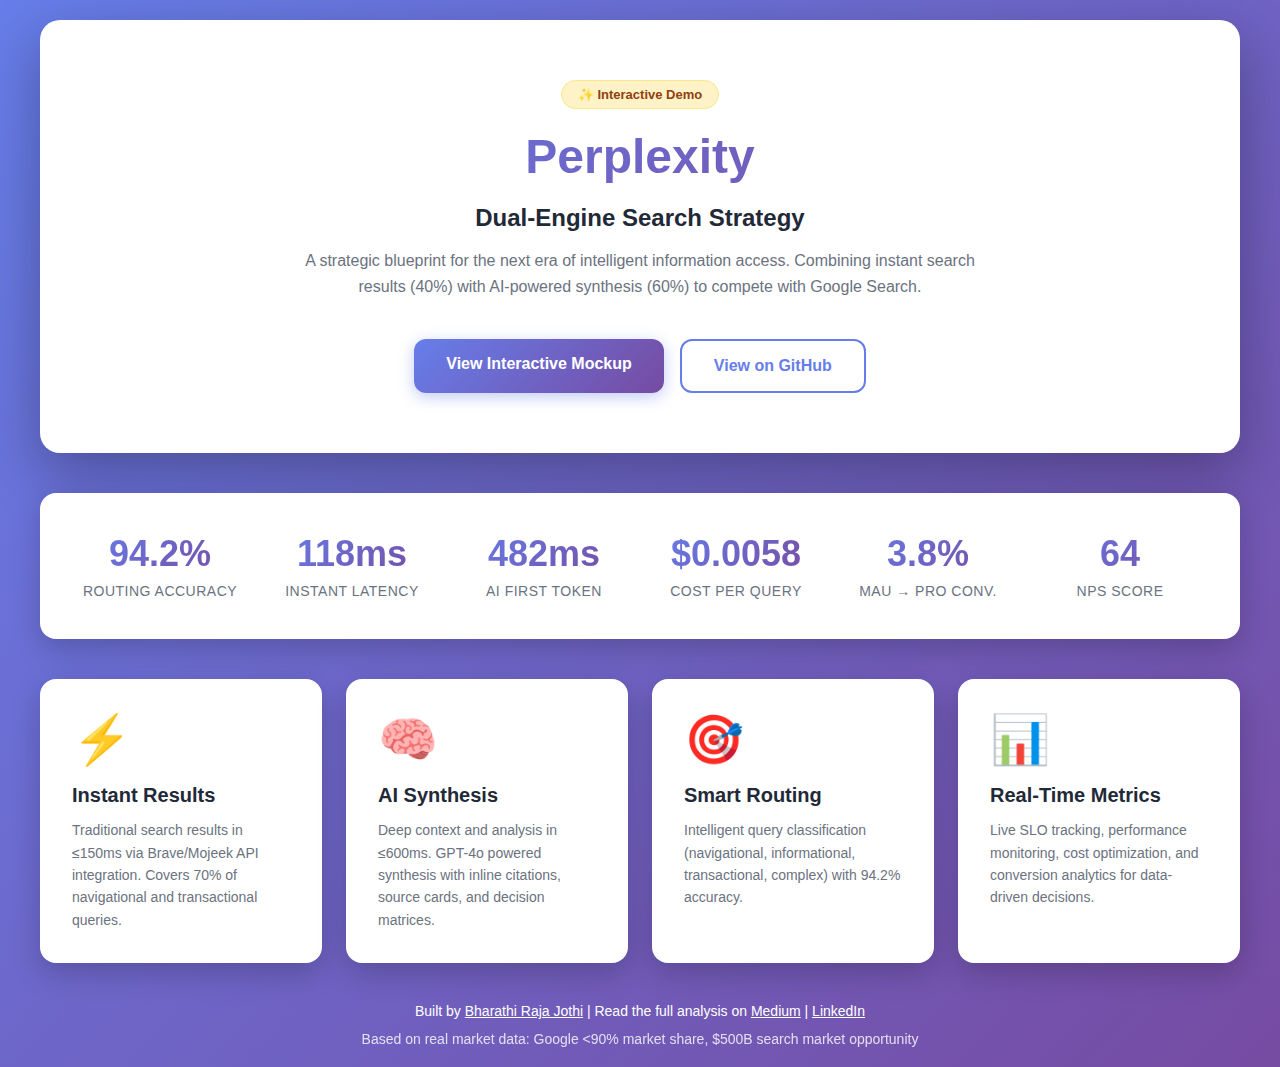
<file: index.html>
<!DOCTYPE html>
<html lang="en">
<head>
    <meta charset="UTF-8">
    <meta name="viewport" content="width=device-width, initial-scale=1.0">
    <title>Perplexity Dual-Engine Strategy - Interactive Demo</title>
    <meta name="description" content="Interactive demonstration of the dual-engine search architecture proposed for Perplexity AI to compete with Google Search">
    <meta property="og:title" content="Perplexity Dual-Engine Strategy">
    <meta property="og:description" content="A strategic blueprint for the next era of intelligent information access">
    <meta property="og:type" content="website">
    <style>
        * {
            margin: 0;
            padding: 0;
            box-sizing: border-box;
        }

        body {
            font-family: -apple-system, BlinkMacSystemFont, 'Segoe UI', Roboto, 'Inter', sans-serif;
            background: linear-gradient(135deg, #667eea 0%, #764ba2 100%);
            min-height: 100vh;
            display: flex;
            align-items: center;
            justify-content: center;
            padding: 20px;
        }

        .container {
            max-width: 1200px;
            width: 100%;
        }

        .hero-section {
            background: white;
            border-radius: 20px;
            padding: 60px 40px;
            text-align: center;
            box-shadow: 0 20px 60px rgba(0,0,0,0.3);
            margin-bottom: 40px;
            animation: fadeIn 0.8s ease-out;
        }

        @keyframes fadeIn {
            from { opacity: 0; transform: translateY(20px); }
            to { opacity: 1; transform: translateY(0); }
        }

        .logo {
            font-size: 48px;
            font-weight: 800;
            background: linear-gradient(135deg, #667EEA 0%, #764BA2 100%);
            -webkit-background-clip: text;
            -webkit-text-fill-color: transparent;
            background-clip: text;
            margin-bottom: 20px;
        }

        .tagline {
            font-size: 24px;
            color: #1F2937;
            font-weight: 600;
            margin-bottom: 16px;
        }

        .description {
            font-size: 16px;
            color: #6B7280;
            max-width: 700px;
            margin: 0 auto 40px;
            line-height: 1.6;
        }

        .cta-buttons {
            display: flex;
            gap: 16px;
            justify-content: center;
            flex-wrap: wrap;
        }

        .btn {
            padding: 16px 32px;
            border-radius: 12px;
            font-size: 16px;
            font-weight: 600;
            border: none;
            cursor: pointer;
            transition: all 0.3s ease;
            text-decoration: none;
            display: inline-block;
        }

        .btn-primary {
            background: linear-gradient(135deg, #667EEA 0%, #764BA2 100%);
            color: white;
            box-shadow: 0 4px 15px rgba(102, 126, 234, 0.4);
        }

        .btn-primary:hover {
            transform: translateY(-2px);
            box-shadow: 0 6px 20px rgba(102, 126, 234, 0.6);
        }

        .btn-secondary {
            background: white;
            color: #667EEA;
            border: 2px solid #667EEA;
        }

        .btn-secondary:hover {
            background: #F3F4F6;
            transform: translateY(-2px);
        }

        .features-grid {
            display: grid;
            grid-template-columns: repeat(auto-fit, minmax(280px, 1fr));
            gap: 24px;
            margin-bottom: 40px;
        }

        .feature-card {
            background: white;
            border-radius: 16px;
            padding: 32px;
            box-shadow: 0 10px 30px rgba(0,0,0,0.2);
            transition: all 0.3s ease;
            animation: fadeIn 0.8s ease-out;
        }

        .feature-card:nth-child(2) { animation-delay: 0.1s; }
        .feature-card:nth-child(3) { animation-delay: 0.2s; }
        .feature-card:nth-child(4) { animation-delay: 0.3s; }

        .feature-card:hover {
            transform: translateY(-8px);
            box-shadow: 0 15px 40px rgba(0,0,0,0.3);
        }

        .feature-icon {
            font-size: 48px;
            margin-bottom: 16px;
        }

        .feature-title {
            font-size: 20px;
            font-weight: 700;
            color: #1F2937;
            margin-bottom: 12px;
        }

        .feature-description {
            font-size: 14px;
            color: #6B7280;
            line-height: 1.6;
        }

        .stats-section {
            background: white;
            border-radius: 16px;
            padding: 40px;
            margin-bottom: 40px;
            box-shadow: 0 10px 30px rgba(0,0,0,0.2);
            animation: fadeIn 0.8s ease-out 0.4s backwards;
        }

        .stats-grid {
            display: grid;
            grid-template-columns: repeat(auto-fit, minmax(150px, 1fr));
            gap: 32px;
            text-align: center;
        }

        .stat-value {
            font-size: 36px;
            font-weight: 800;
            background: linear-gradient(135deg, #667EEA 0%, #764BA2 100%);
            -webkit-background-clip: text;
            -webkit-text-fill-color: transparent;
            background-clip: text;
            margin-bottom: 8px;
        }

        .stat-label {
            font-size: 14px;
            color: #6B7280;
            text-transform: uppercase;
            letter-spacing: 0.5px;
        }

        .footer {
            text-align: center;
            color: white;
            font-size: 14px;
            animation: fadeIn 0.8s ease-out 0.6s backwards;
        }

        .footer a {
            color: white;
            text-decoration: underline;
        }

        @media (max-width: 768px) {
            .hero-section {
                padding: 40px 24px;
            }

            .logo {
                font-size: 36px;
            }

            .tagline {
                font-size: 20px;
            }

            .description {
                font-size: 14px;
            }

            .cta-buttons {
                flex-direction: column;
            }

            .btn {
                width: 100%;
            }
        }

        .pulse {
            animation: pulse 2s ease-in-out infinite;
        }

        @keyframes pulse {
            0%, 100% { transform: scale(1); }
            50% { transform: scale(1.05); }
        }

        .demo-badge {
            display: inline-block;
            background: #FEF3C7;
            color: #92400E;
            padding: 6px 16px;
            border-radius: 20px;
            font-size: 13px;
            font-weight: 600;
            margin-bottom: 20px;
            border: 1px solid #FDE68A;
        }
    </style>
</head>
<body>
    <div class="container">
        <!-- Hero Section -->
        <div class="hero-section">
            <div class="demo-badge">✨ Interactive Demo</div>
            <div class="logo">Perplexity</div>
            <h1 class="tagline">Dual-Engine Search Strategy</h1>
            <p class="description">
                A strategic blueprint for the next era of intelligent information access. Combining instant search results (40%) with AI-powered synthesis (60%) to compete with Google Search.
            </p>
            <div class="cta-buttons">
                <a href="mockup_interactive.html" class="btn btn-primary pulse">View Interactive Mockup</a>
                <a href="https://github.com/bharathirajaj/perplexity_dual_engine_mockup" class="btn btn-secondary" target="_blank">View on GitHub</a>
            </div>
        </div>

        <!-- Stats Section -->
        <div class="stats-section">
            <div class="stats-grid">
                <div class="stat-item">
                    <div class="stat-value">94.2%</div>
                    <div class="stat-label">Routing Accuracy</div>
                </div>
                <div class="stat-item">
                    <div class="stat-value">118ms</div>
                    <div class="stat-label">Instant Latency</div>
                </div>
                <div class="stat-item">
                    <div class="stat-value">482ms</div>
                    <div class="stat-label">AI First Token</div>
                </div>
                <div class="stat-item">
                    <div class="stat-value">$0.0058</div>
                    <div class="stat-label">Cost per Query</div>
                </div>
                <div class="stat-item">
                    <div class="stat-value">3.8%</div>
                    <div class="stat-label">MAU → Pro Conv.</div>
                </div>
                <div class="stat-item">
                    <div class="stat-value">64</div>
                    <div class="stat-label">NPS Score</div>
                </div>
            </div>
        </div>

        <!-- Features Grid -->
        <div class="features-grid">
            <div class="feature-card">
                <div class="feature-icon">⚡</div>
                <div class="feature-title">Instant Results</div>
                <div class="feature-description">
                    Traditional search results in ≤150ms via Brave/Mojeek API integration. Covers 70% of navigational and transactional queries.
                </div>
            </div>

            <div class="feature-card">
                <div class="feature-icon">🧠</div>
                <div class="feature-title">AI Synthesis</div>
                <div class="feature-description">
                    Deep context and analysis in ≤600ms. GPT-4o powered synthesis with inline citations, source cards, and decision matrices.
                </div>
            </div>

            <div class="feature-card">
                <div class="feature-icon">🎯</div>
                <div class="feature-title">Smart Routing</div>
                <div class="feature-description">
                    Intelligent query classification (navigational, informational, transactional, complex) with 94.2% accuracy.
                </div>
            </div>

            <div class="feature-card">
                <div class="feature-icon">📊</div>
                <div class="feature-title">Real-Time Metrics</div>
                <div class="feature-description">
                    Live SLO tracking, performance monitoring, cost optimization, and conversion analytics for data-driven decisions.
                </div>
            </div>
        </div>

        <!-- Footer -->
        <div class="footer">
            <p>
                Built by <a href="https://github.com/bharathirajaj" target="_blank">Bharathi Raja Jothi</a> |
                Read the full analysis on
                <a href="https://medium.com/@bharathirajaj" target="_blank">Medium</a> |
                <a href="https://linkedin.com/in/bharathirajaj" target="_blank">LinkedIn</a>
            </p>
            <p style="margin-top: 12px; opacity: 0.8;">
                Based on real market data: Google &lt;90% market share, $500B search market opportunity
            </p>
        </div>
    </div>

    <script>
        // Add smooth scroll behavior
        document.querySelectorAll('a[href^="#"]').forEach(anchor => {
            anchor.addEventListener('click', function (e) {
                e.preventDefault();
                const target = document.querySelector(this.getAttribute('href'));
                if (target) {
                    target.scrollIntoView({ behavior: 'smooth' });
                }
            });
        });

        // Track clicks for analytics (can integrate with Google Analytics)
        document.querySelectorAll('.btn').forEach(button => {
            button.addEventListener('click', function() {
                const action = this.textContent.trim();
                console.log('CTA Click:', action);
                // Add your analytics tracking here
            });
        });

        // Add entrance animations on scroll
        const observer = new IntersectionObserver((entries) => {
            entries.forEach(entry => {
                if (entry.isIntersecting) {
                    entry.target.style.opacity = '1';
                    entry.target.style.transform = 'translateY(0)';
                }
            });
        }, { threshold: 0.1 });

        document.querySelectorAll('.feature-card').forEach(card => {
            observer.observe(card);
        });
    </script>
</body>
</html>
</file>
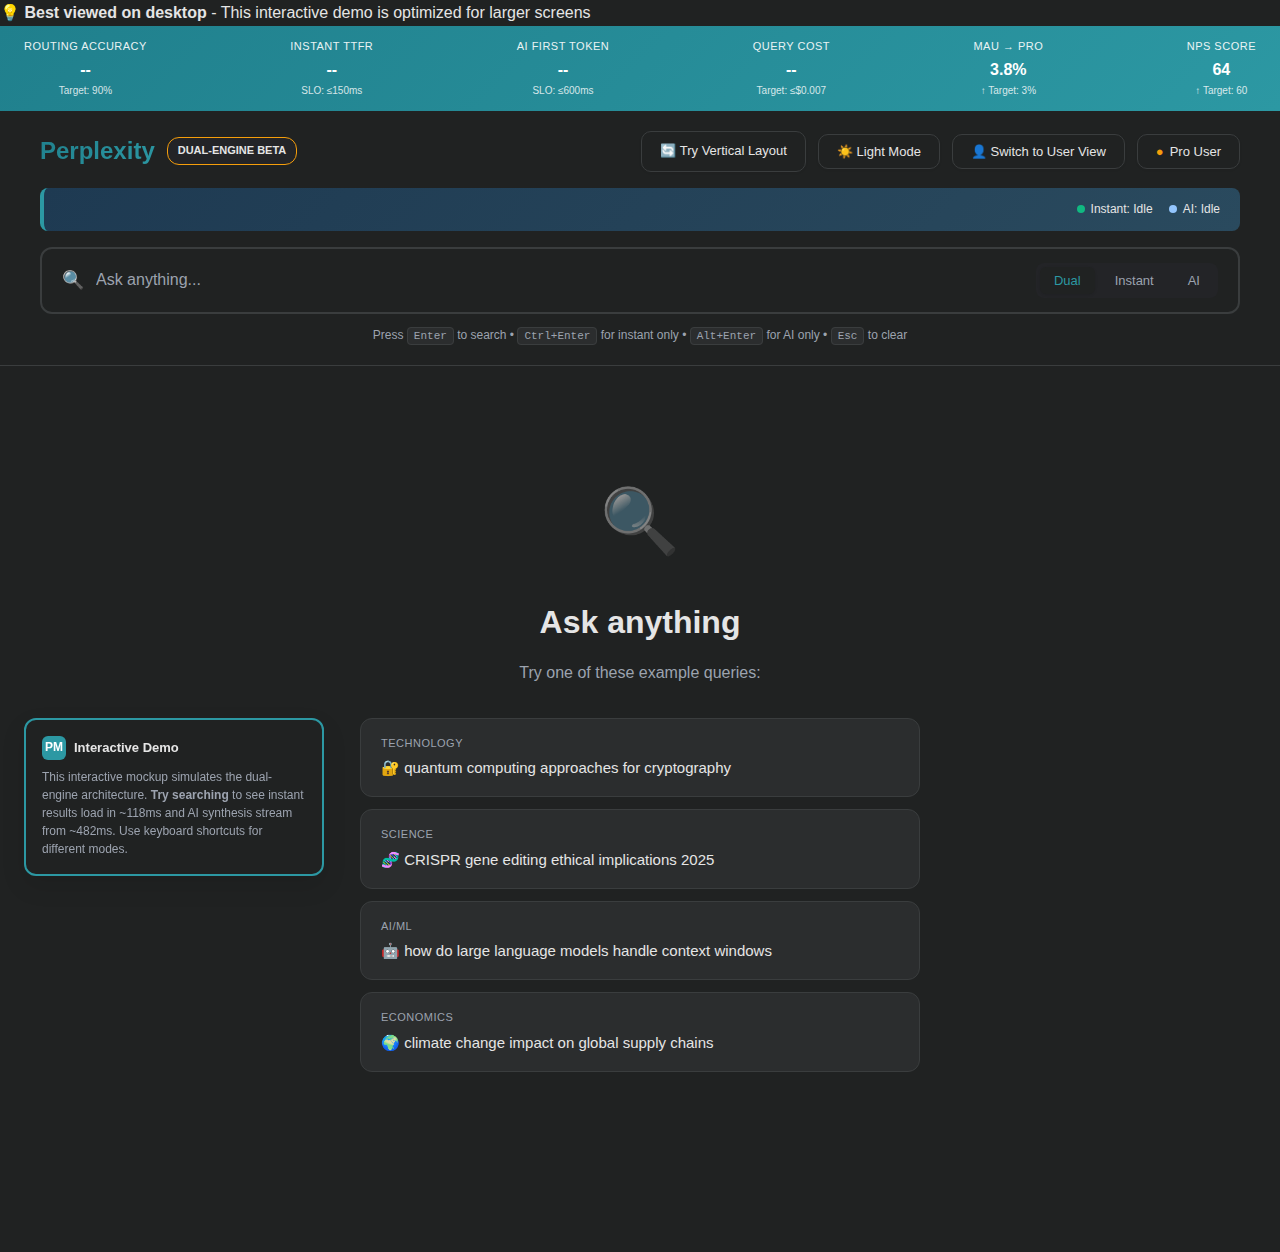
<file: mockup_interactive.html>
<!DOCTYPE html>
<html lang="en">
<head>
    <meta charset="UTF-8">
    <meta name="viewport" content="width=device-width, initial-scale=1.0">
    <title>Perplexity Dual-Engine - Interactive Demo</title>
    <link rel="stylesheet" href="interactive-styles.css">
    <script>
        // Prevent flash of light mode - apply dark mode immediately before body renders
        const theme = localStorage.getItem('theme') || 'dark';
        if (theme === 'dark') {
            document.addEventListener('DOMContentLoaded', function() {
                document.body.classList.add('dark-mode');
            });
        }
    </script>
</head>
<body class="pm-view-active dark-mode">
    <!-- Mobile Notice Banner (only visible on small screens) -->
    <div class="mobile-notice">
        💡 <strong>Best viewed on desktop</strong> - This interactive demo is optimized for larger screens
    </div>

    <!-- Metrics Dashboard -->
    <div class="metrics-bar" id="metricsBar">
        <div class="metric-item">
            <div class="metric-label">Routing Accuracy</div>
            <div class="metric-value" id="metricRouting">--</div>
            <div class="metric-trend">Target: 90%</div>
        </div>
        <div class="metric-item">
            <div class="metric-label">Instant TTFR</div>
            <div class="metric-value" id="metricInstant">--</div>
            <div class="metric-trend">SLO: ≤150ms</div>
        </div>
        <div class="metric-item">
            <div class="metric-label">AI First Token</div>
            <div class="metric-value" id="metricAI">--</div>
            <div class="metric-trend">SLO: ≤600ms</div>
        </div>
        <div class="metric-item">
            <div class="metric-label">Query Cost</div>
            <div class="metric-value" id="metricCost">--</div>
            <div class="metric-trend">Target: ≤$0.007</div>
        </div>
        <div class="metric-item">
            <div class="metric-label">MAU → Pro</div>
            <div class="metric-value">3.8%</div>
            <div class="metric-trend">↑ Target: 3%</div>
        </div>
        <div class="metric-item">
            <div class="metric-label">NPS Score</div>
            <div class="metric-value">64</div>
            <div class="metric-trend">↑ Target: 60</div>
        </div>
    </div>

    <!-- Header -->
    <div class="header">
        <div class="search-container">
            <div class="top-bar">
                <div class="logo-section">
                    <div class="logo">Perplexity</div>
                    <div class="beta-badge">DUAL-ENGINE BETA</div>
                </div>
                <div class="user-controls">
                    <a href="mockup_vertical.html" class="control-btn">🔄 Try Vertical Layout</a>
                    <button class="control-btn" id="themeToggle">🌙 Dark Mode</button>
                    <button class="control-btn" id="pmViewToggle">👤 Switch to User View</button>
                    <button class="control-btn" id="userToggle"><span style="color: #F59E0B;">●</span> Pro User</button>
                </div>
            </div>

            <!-- Strategy Banner (PM View Only) -->
            <div class="strategy-banner" id="strategyBanner">
                <div class="strategy-text" id="strategyText"></div>
                <div class="routing-indicator">
                    <div class="route-status">
                        <div class="status-dot"></div>
                        <span id="instantStatus">Instant: Idle</span>
                    </div>
                    <div class="route-status">
                        <div class="status-dot status-dot-ai"></div>
                        <span id="aiStatus">AI: Idle</span>
                    </div>
                </div>
            </div>

            <!-- Search Box -->
            <div class="search-box-wrapper">
                <div class="search-box" id="searchBox">
                    <span class="search-icon">🔍</span>
                    <input
                        type="text"
                        class="search-input"
                        id="searchInput"
                        placeholder="Ask anything..."
                        autocomplete="off"
                    >
                    <div class="mode-selector">
                        <button class="mode-btn active" data-mode="dual">Dual</button>
                        <button class="mode-btn" data-mode="instant">Instant</button>
                        <button class="mode-btn" data-mode="ai">AI</button>
                    </div>
                </div>

                <!-- Search Suggestions Dropdown -->
                <div class="search-suggestions" id="searchSuggestions"></div>

                <!-- Keyboard Hints -->
                <div class="search-hint">
                    Press <kbd>Enter</kbd> to search •
                    <kbd>Ctrl+Enter</kbd> for instant only •
                    <kbd>Alt+Enter</kbd> for AI only •
                    <kbd>Esc</kbd> to clear
                </div>
            </div>
        </div>
    </div>

    <!-- Main Container -->
    <div class="main-container" id="mainContainer">
        <!-- Empty State (shown initially) -->
        <div class="empty-state" id="emptyState">
            <div class="empty-state-icon">🔍</div>
            <h2 class="empty-state-title">Ask anything</h2>
            <p class="empty-state-text">Try one of these example queries:</p>
            <div class="example-queries" id="exampleQueries"></div>
        </div>

        <!-- Results Container (hidden initially) -->
        <div class="results-container" id="resultsContainer" style="display: none;">
            <!-- Instant Results Panel (40%) -->
            <div class="instant-panel" id="instantPanel">
                <div class="panel-header">
                    <div class="panel-title-row">
                        <div class="panel-title">
                            <span class="panel-icon">⚡</span>
                            Instant Results
                        </div>
                        <div class="performance-metrics">
                            <div class="perf-item">
                                Latency: <span class="perf-value" id="instantLatency">--</span>
                            </div>
                            <div class="perf-item">
                                Provider: <span class="perf-value">Brave API</span>
                            </div>
                        </div>
                    </div>
                    <div class="panel-meta">
                        <span>Navigational + Informational queries coverage</span>
                        <span class="coverage-badge">~70% Query Coverage</span>
                    </div>
                </div>

                <div class="panel-content" id="instantContent">
                    <!-- Skeleton loader shown initially -->
                    <div class="skeleton-loader" id="instantSkeleton">
                        <div class="skeleton-result"></div>
                        <div class="skeleton-result"></div>
                        <div class="skeleton-result"></div>
                    </div>
                    <!-- Results will be injected here -->
                </div>
            </div>

            <!-- AI Synthesis Panel (60%) -->
            <div class="ai-panel" id="aiPanel">
                <div class="panel-header">
                    <div class="panel-title-row">
                        <div class="panel-title">
                            <span class="panel-icon">🧠</span>
                            AI-Powered Synthesis
                        </div>
                        <div class="synthesis-quality">
                            <div class="quality-badge confidence">High Confidence</div>
                            <div class="quality-badge sources" id="sourcesCount">Sources</div>
                        </div>
                    </div>
                    <div class="panel-meta">
                        <span>GPT-4o • Real-time retrieval • Multi-source synthesis</span>
                        <span class="coverage-badge">Complex/Research Queries</span>
                    </div>
                </div>

                <div class="panel-content ai-content" id="aiContent">
                    <!-- Skeleton loader shown initially -->
                    <div class="skeleton-loader" id="aiSkeleton">
                        <div class="skeleton-text"></div>
                        <div class="skeleton-text"></div>
                        <div class="skeleton-text short"></div>
                        <div class="skeleton-text"></div>
                    </div>
                    <!-- AI response will be streamed here -->
                </div>
            </div>
        </div>
    </div>

    <!-- PM Annotation -->
    <div class="pm-note" id="pmNote">
        <div class="pm-note-header">
            <div class="pm-icon">PM</div>
            <div class="pm-note-title">Interactive Demo</div>
        </div>
        <div class="pm-note-text">
            This interactive mockup simulates the dual-engine architecture.
            <strong>Try searching</strong> to see instant results load in ~118ms
            and AI synthesis stream from ~482ms. Use keyboard shortcuts for different modes.
        </div>
    </div>

    <!-- Follow-up Input (shown in clean view only) -->
    <div class="followup-container" id="followupContainer">
        <div class="followup-wrapper">
            <input type="text" class="followup-input" placeholder="Ask a follow-up...">
            <div class="followup-actions">
                <button class="followup-btn" title="Attach file">📎</button>
                <button class="followup-btn" title="Voice input">🎤</button>
                <button class="followup-btn" title="Submit">↑</button>
            </div>
        </div>
    </div>

    <!-- Scripts -->
    <script src="data.js"></script>
    <script src="interactive-demo.js"></script>
</body>
</html>
</file>
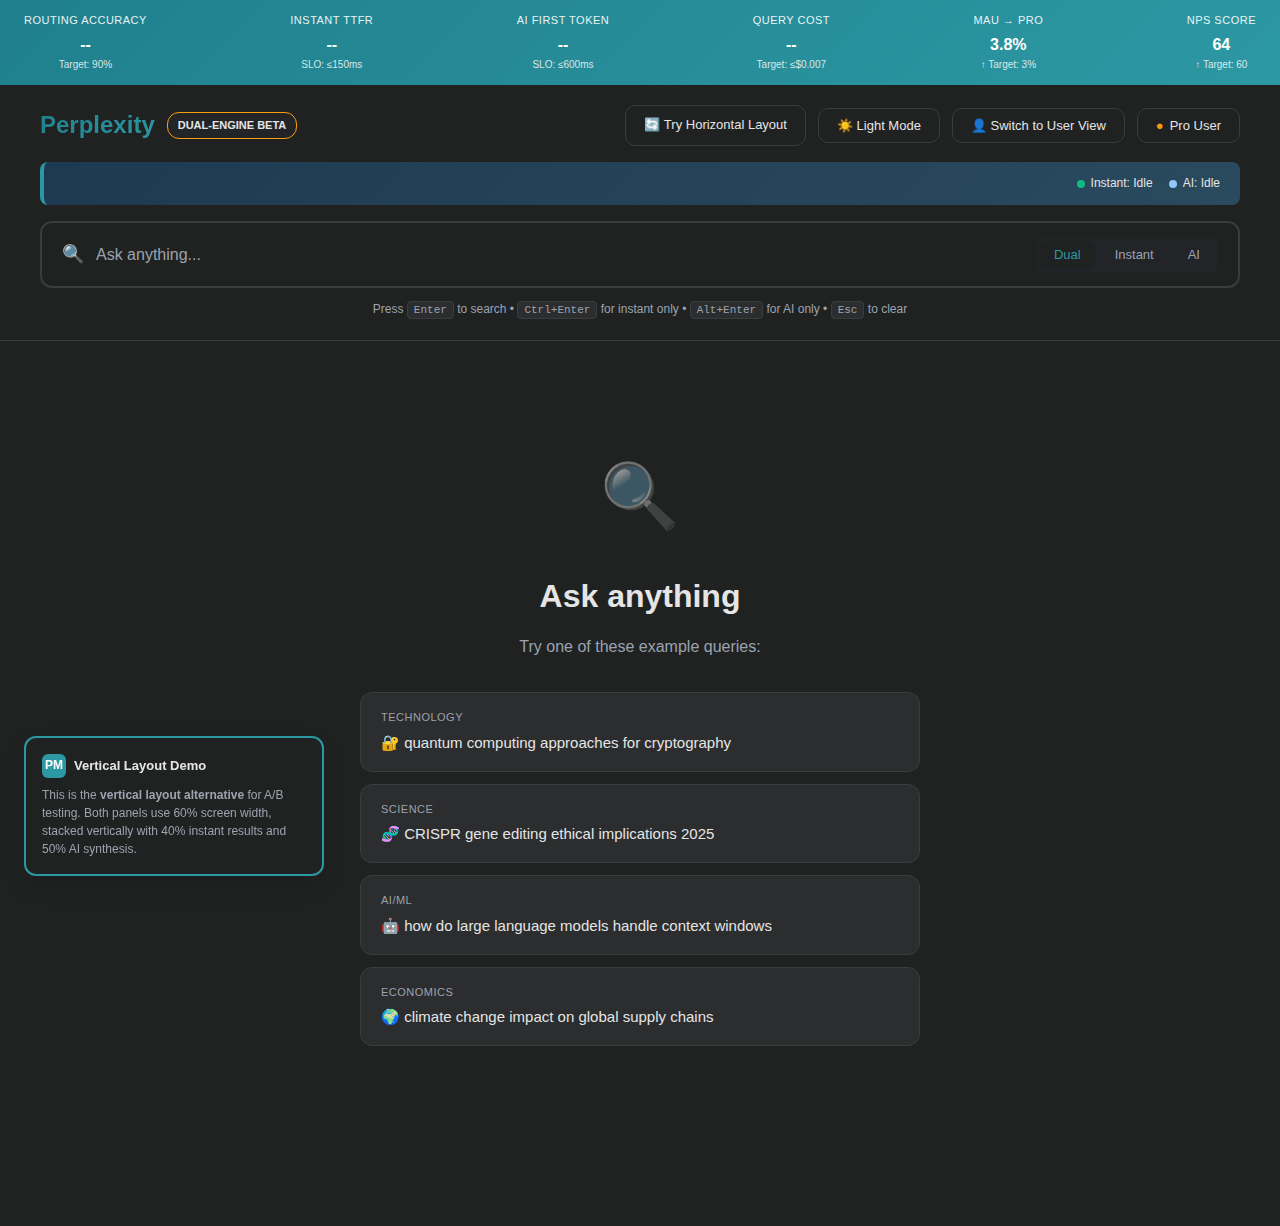
<file: mockup_vertical.html>
<!DOCTYPE html>
<html lang="en">
<head>
    <meta charset="UTF-8">
    <meta name="viewport" content="width=device-width, initial-scale=1.0">
    <title>Perplexity Dual-Engine - Vertical Layout (A/B Test)</title>
    <link rel="stylesheet" href="interactive-styles.css">
    <link rel="stylesheet" href="vertical-layout.css">
</head>
<body class="pm-view-active">
    <!-- Metrics Dashboard -->
    <div class="metrics-bar" id="metricsBar">
        <div class="metric-item">
            <div class="metric-label">Routing Accuracy</div>
            <div class="metric-value" id="metricRouting">--</div>
            <div class="metric-trend">Target: 90%</div>
        </div>
        <div class="metric-item">
            <div class="metric-label">Instant TTFR</div>
            <div class="metric-value" id="metricInstant">--</div>
            <div class="metric-trend">SLO: ≤150ms</div>
        </div>
        <div class="metric-item">
            <div class="metric-label">AI First Token</div>
            <div class="metric-value" id="metricAI">--</div>
            <div class="metric-trend">SLO: ≤600ms</div>
        </div>
        <div class="metric-item">
            <div class="metric-label">Query Cost</div>
            <div class="metric-value" id="metricCost">--</div>
            <div class="metric-trend">Target: ≤$0.007</div>
        </div>
        <div class="metric-item">
            <div class="metric-label">MAU → Pro</div>
            <div class="metric-value">3.8%</div>
            <div class="metric-trend">↑ Target: 3%</div>
        </div>
        <div class="metric-item">
            <div class="metric-label">NPS Score</div>
            <div class="metric-value">64</div>
            <div class="metric-trend">↑ Target: 60</div>
        </div>
    </div>

    <!-- Header -->
    <div class="header">
        <div class="search-container">
            <div class="top-bar">
                <div class="logo-section">
                    <div class="logo">Perplexity</div>
                    <div class="beta-badge">DUAL-ENGINE BETA</div>
                </div>
                <div class="user-controls">
                    <a href="mockup_interactive.html" class="control-btn">🔄 Try Horizontal Layout</a>
                    <button class="control-btn" id="themeToggle">🌙 Dark Mode</button>
                    <button class="control-btn" id="pmViewToggle">👤 Switch to User View</button>
                    <button class="control-btn" id="userToggle"><span style="color: #F59E0B;">●</span> Pro User</button>
                </div>
            </div>

            <!-- Strategy Banner (PM View Only) -->
            <div class="strategy-banner" id="strategyBanner">
                <div class="strategy-text" id="strategyText"></div>
                <div class="routing-indicator">
                    <div class="route-status">
                        <div class="status-dot"></div>
                        <span id="instantStatus">Instant: Idle</span>
                    </div>
                    <div class="route-status">
                        <div class="status-dot status-dot-ai"></div>
                        <span id="aiStatus">AI: Idle</span>
                    </div>
                </div>
            </div>

            <!-- Search Box -->
            <div class="search-box-wrapper">
                <div class="search-box" id="searchBox">
                    <span class="search-icon">🔍</span>
                    <input
                        type="text"
                        class="search-input"
                        id="searchInput"
                        placeholder="Ask anything..."
                        autocomplete="off"
                    >
                    <div class="mode-selector">
                        <button class="mode-btn active" data-mode="dual">Dual</button>
                        <button class="mode-btn" data-mode="instant">Instant</button>
                        <button class="mode-btn" data-mode="ai">AI</button>
                    </div>
                </div>

                <!-- Search Suggestions Dropdown -->
                <div class="search-suggestions" id="searchSuggestions"></div>

                <!-- Keyboard Hints -->
                <div class="search-hint">
                    Press <kbd>Enter</kbd> to search •
                    <kbd>Ctrl+Enter</kbd> for instant only •
                    <kbd>Alt+Enter</kbd> for AI only •
                    <kbd>Esc</kbd> to clear
                </div>
            </div>
        </div>
    </div>

    <!-- Main Container -->
    <div class="main-container" id="mainContainer">
        <!-- Empty State (shown initially) -->
        <div class="empty-state" id="emptyState">
            <div class="empty-state-icon">🔍</div>
            <h2 class="empty-state-title">Ask anything</h2>
            <p class="empty-state-text">Try one of these example queries:</p>
            <div class="example-queries" id="exampleQueries"></div>
        </div>

        <!-- Results Container (hidden initially) - VERTICAL LAYOUT -->
        <div class="results-container" id="resultsContainer" style="display: none;">
            <!-- Instant Results Panel (Top - 40% height) -->
            <div class="instant-panel" id="instantPanel">
                <div class="panel-header">
                    <div class="panel-title-row">
                        <div class="panel-title">
                            <span class="panel-icon">⚡</span>
                            Instant Results
                        </div>
                        <div style="display: flex; align-items: center; gap: 12px;">
                            <div class="performance-metrics">
                                <div class="perf-item">
                                    Latency: <span class="perf-value" id="instantLatency">--</span>
                                </div>
                                <div class="perf-item">
                                    Provider: <span class="perf-value">Brave API</span>
                                </div>
                            </div>
                            <button class="expand-btn" id="instantExpandBtn" title="Expand/Collapse">
                                <span id="instantExpandIcon">⬇️</span>
                            </button>
                        </div>
                    </div>
                    <div class="panel-meta">
                        <span>Navigational + Informational queries coverage</span>
                        <span class="coverage-badge">~70% Query Coverage</span>
                    </div>
                </div>

                <div class="panel-content" id="instantContent">
                    <!-- Skeleton loader shown initially -->
                    <div class="skeleton-loader" id="instantSkeleton">
                        <div class="skeleton-result"></div>
                        <div class="skeleton-result"></div>
                        <div class="skeleton-result"></div>
                    </div>
                    <!-- Results will be injected here -->
                </div>
            </div>

            <!-- AI Synthesis Panel (Bottom - 50% height) -->
            <div class="ai-panel" id="aiPanel">
                <div class="panel-header">
                    <div class="panel-title-row">
                        <div class="panel-title">
                            <span class="panel-icon">🧠</span>
                            AI-Powered Synthesis
                        </div>
                        <div class="synthesis-quality">
                            <div class="quality-badge confidence">High Confidence</div>
                            <div class="quality-badge sources" id="sourcesCount">Sources</div>
                        </div>
                    </div>
                    <div class="panel-meta">
                        <span>GPT-4o • Real-time retrieval • Multi-source synthesis</span>
                        <span class="coverage-badge">Complex/Research Queries</span>
                    </div>
                </div>

                <div class="panel-content ai-content" id="aiContent">
                    <!-- Skeleton loader shown initially -->
                    <div class="skeleton-loader" id="aiSkeleton">
                        <div class="skeleton-text"></div>
                        <div class="skeleton-text"></div>
                        <div class="skeleton-text short"></div>
                        <div class="skeleton-text"></div>
                    </div>
                    <!-- AI response will be streamed here -->
                </div>
            </div>
        </div>
    </div>

    <!-- PM Annotation -->
    <div class="pm-note" id="pmNote">
        <div class="pm-note-header">
            <div class="pm-icon">PM</div>
            <div class="pm-note-title">Vertical Layout Demo</div>
        </div>
        <div class="pm-note-text">
            This is the <strong>vertical layout alternative</strong> for A/B testing.
            Both panels use 60% screen width, stacked vertically with 40% instant results and 50% AI synthesis.
        </div>
    </div>

    <!-- Follow-up Input (shown in clean view only) -->
    <div class="followup-container" id="followupContainer">
        <div class="followup-wrapper">
            <input type="text" class="followup-input" placeholder="Ask a follow-up...">
            <div class="followup-actions">
                <button class="followup-btn" title="Attach file">📎</button>
                <button class="followup-btn" title="Voice input">🎤</button>
                <button class="followup-btn" title="Submit">↑</button>
            </div>
        </div>
    </div>

    <!-- Scripts -->
    <script src="data.js"></script>
    <script src="interactive-demo.js"></script>
</body>
</html>
</file>
<file: interactive-styles.css>
/* ==========================================================================
   Perplexity Interactive Demo - Stylesheet
   ========================================================================== */

/* Color Tokens
   ========================================================================== */
:root {
    --color-primary: #2C98A3;
    --color-gradient-start: #20808D;
    --color-gradient-end: #2C98A3;
    --color-accent: #667EEA;
    --color-secondary: #764BA2;
    --color-success: #10B981;
    --color-warning: #F59E0B;
    --color-error: #92400E;
    --color-background: #FFFFFF;
    --color-surface: #F9FAFB;
    --color-banner: #EEF2FF;
    --color-panel-header: #F3F4F6;
    --color-muted: #6B7280;
    --color-outline: #D1D5DB;
    --color-badge-info: #DBEAFE;
    --color-badge-info-text: #1E40AF;
    --color-beta-bg: #FEF3C7;
    --color-beta-text: #92400E;
    --color-text: #202222;
}

body.dark-mode {
    --color-primary: #2C98A3;
    --color-gradient-start: #20808D;
    --color-gradient-end: #2C98A3;
    --color-accent: #93C5FD;
    --color-secondary: #8B5CF6;
    --color-success: #10B981;
    --color-warning: #F59E0B;
    --color-error: #92400E;
    --color-background: #202222;
    --color-surface: #2B2D2E;
    --color-banner: #232427;
    --color-panel-header: #232427;
    --color-muted: #9CA3AF;
    --color-outline: #3A3D3E;
    --color-badge-info: #243649;
    --color-badge-info-text: #E5E5E5;
    --color-beta-bg: #232427;
    --color-beta-text: #E5E5E5;
    --color-text: #E5E5E5;
}

/* Base Styles
   ========================================================================== */
* {
    margin: 0;
    padding: 0;
    box-sizing: border-box;
}

body {
    font-family: -apple-system, BlinkMacSystemFont, 'Segoe UI', Roboto, 'Inter', sans-serif;
    background: var(--color-background);
    color: var(--color-text);
    line-height: 1.6;
    transition: background-color 0.3s ease, color 0.3s ease;
}

/* Metrics Dashboard
   ========================================================================== */
.metrics-bar {
    background: linear-gradient(135deg, var(--color-gradient-start) 0%, var(--color-gradient-end) 100%);
    color: white;
    padding: 12px 24px;
    display: flex;
    justify-content: space-between;
    align-items: center;
    font-size: 13px;
    transition: all 0.3s ease;
}

.metrics-bar.hidden {
    display: none;
}

.metric-item {
    display: flex;
    flex-direction: column;
    align-items: center;
}

.metric-label {
    font-size: 11px;
    opacity: 0.9;
    text-transform: uppercase;
    letter-spacing: 0.5px;
}

.metric-value {
    font-size: 16px;
    font-weight: 700;
    margin-top: 2px;
}

.metric-trend {
    font-size: 10px;
    opacity: 0.8;
}

/* Header
   ========================================================================== */
.header {
    background: var(--color-background);
    border-bottom: 1px solid var(--color-outline);
    padding: 20px 24px;
    position: sticky;
    top: 0;
    z-index: 100;
}

.search-container {
    max-width: 1200px;
    margin: 0 auto;
}

.top-bar {
    display: flex;
    justify-content: space-between;
    align-items: center;
    margin-bottom: 16px;
}

.logo-section {
    display: flex;
    align-items: center;
    gap: 12px;
}

.logo {
    font-size: 24px;
    font-weight: 800;
    background: linear-gradient(135deg, var(--color-gradient-start) 0%, var(--color-gradient-end) 100%);
    -webkit-background-clip: text;
    -webkit-text-fill-color: transparent;
    background-clip: text;
}

.beta-badge {
    background: var(--color-beta-bg);
    color: var(--color-beta-text);
    padding: 4px 10px;
    border-radius: 12px;
    font-size: 11px;
    font-weight: 600;
    border: 1px solid var(--color-warning);
}

.user-controls {
    display: flex;
    gap: 12px;
    align-items: center;
}

.control-btn {
    padding: 9px 18px;
    background: var(--color-background);
    border: 1.5px solid var(--color-outline);
    border-radius: 10px;
    font-size: 13px;
    cursor: pointer;
    transition: all 0.25s cubic-bezier(0.4, 0, 0.2, 1);
    font-weight: 500;
    color: var(--color-text);
    text-decoration: none;
    display: inline-flex;
    align-items: center;
    gap: 6px;
    box-shadow: 0 1px 3px rgba(0, 0, 0, 0.05);
}

.control-btn:hover {
    background: var(--color-surface);
    border-color: var(--color-primary);
    transform: translateY(-1px);
    box-shadow: 0 4px 12px rgba(0, 0, 0, 0.1);
}

.control-btn:active {
    transform: translateY(0);
    box-shadow: 0 1px 3px rgba(0, 0, 0, 0.05);
}

.control-btn.primary {
    background: var(--color-accent);
    color: white;
    border-color: var(--color-accent);
}

.control-btn.primary:hover {
    opacity: 0.9;
    transform: translateY(-1px);
}

/* Search Box
   ========================================================================== */
.search-box-wrapper {
    position: relative;
}

.search-box {
    display: flex;
    align-items: center;
    background: var(--color-background);
    border: 2px solid var(--color-outline);
    border-radius: 12px;
    padding: 14px 20px;
    transition: all 0.3s ease;
}

.search-box:focus-within {
    border-color: var(--color-primary);
    box-shadow: 0 0 0 3px rgba(44, 152, 163, 0.1);
}

.search-icon {
    color: var(--color-muted);
    margin-right: 12px;
    font-size: 18px;
}

.search-input {
    flex: 1;
    background: transparent;
    border: none;
    color: var(--color-text);
    font-size: 16px;
    outline: none;
}

.search-input::placeholder {
    color: var(--color-muted);
}

.mode-selector {
    display: flex;
    gap: 6px;
    margin-left: 16px;
    background: var(--color-panel-header);
    padding: 4px;
    border-radius: 8px;
}

.mode-btn {
    padding: 6px 14px;
    background: transparent;
    border: none;
    border-radius: 6px;
    color: var(--color-muted);
    font-size: 13px;
    font-weight: 500;
    cursor: pointer;
    transition: all 0.2s ease;
}

.mode-btn.active {
    background: var(--color-background);
    color: var(--color-primary);
    box-shadow: 0 1px 3px rgba(0,0,0,0.1);
}

/* Search Suggestions
   ========================================================================== */
.search-suggestions {
    position: absolute;
    top: calc(100% + 8px);
    left: 0;
    right: 0;
    background: var(--color-background);
    border: 1px solid var(--color-outline);
    border-radius: 12px;
    box-shadow: 0 10px 40px rgba(0,0,0,0.1);
    max-height: 400px;
    overflow-y: auto;
    z-index: 200;
    display: none;
}

.search-suggestions.visible {
    display: block;
}

.suggestion-item {
    padding: 12px 20px;
    cursor: pointer;
    display: flex;
    align-items: center;
    gap: 12px;
    transition: background 0.2s;
    border-bottom: 1px solid var(--color-surface);
}

.suggestion-item:last-child {
    border-bottom: none;
}

.suggestion-item:hover {
    background: var(--color-surface);
}

.suggestion-icon {
    font-size: 18px;
}

.suggestion-text {
    flex: 1;
    font-size: 14px;
    color: var(--color-text);
}

.suggestion-category {
    font-size: 11px;
    color: var(--color-muted);
    text-transform: uppercase;
    letter-spacing: 0.5px;
}

/* Search Hint
   ========================================================================== */
.search-hint {
    margin-top: 12px;
    font-size: 12px;
    color: var(--color-muted);
    text-align: center;
    opacity: 1;
    max-height: 40px;
    overflow: hidden;
    transition: all 0.4s ease;
}

.search-hint.hidden {
    opacity: 0;
    max-height: 0;
    margin-top: 0;
}

.search-hint kbd {
    background: var(--color-surface);
    padding: 2px 6px;
    border-radius: 4px;
    font-family: monospace;
    font-size: 11px;
    border: 1px solid var(--color-outline);
}

/* Strategy Banner (PM View Only)
   ========================================================================== */
.strategy-banner {
    background: linear-gradient(135deg, var(--color-banner) 0%, #E0E7FF 100%);
    border-left: 4px solid var(--color-primary);
    padding: 12px 20px;
    border-radius: 8px;
    margin: 16px 0;
    display: none;
    justify-content: space-between;
    align-items: center;
}

body.pm-view-active .strategy-banner {
    display: flex;
}

body.dark-mode .strategy-banner {
    background: linear-gradient(135deg, #1E3A52 0%, #2A4A5E 100%);
    border-left-color: var(--color-primary);
}

.strategy-text {
    font-size: 13px;
    color: #4C1D95;
    font-weight: 500;
}

body.dark-mode .strategy-text {
    color: #E0E7FF;
}

body.dark-mode .strategy-text strong {
    color: #FFFFFF;
}

.routing-indicator {
    display: flex;
    gap: 16px;
    font-size: 12px;
}

.route-status {
    display: flex;
    align-items: center;
    gap: 6px;
}

.status-dot {
    width: 8px;
    height: 8px;
    border-radius: 50%;
    background: var(--color-success);
    animation: pulse 2s ease-in-out infinite;
}

.status-dot-ai {
    background: var(--color-accent);
}

@keyframes pulse {
    0%, 100% { opacity: 1; }
    50% { opacity: 0.5; }
}

/* Main Container
   ========================================================================== */
.main-container {
    max-width: 1200px;
    margin: 0 auto;
    padding: 24px;
    padding-bottom: 100px;
    min-height: calc(100vh - 280px);
}

body:not(.pm-view-active) .main-container {
    min-height: calc(100vh - 180px);
    padding-bottom: 120px;
}

/* Empty State
   ========================================================================== */
.empty-state {
    text-align: center;
    padding: 80px 20px;
    max-width: 600px;
    margin: 0 auto;
}

.empty-state-icon {
    font-size: 64px;
    margin-bottom: 24px;
    opacity: 0.5;
}

.empty-state-title {
    font-size: 32px;
    font-weight: 700;
    color: var(--color-text);
    margin-bottom: 12px;
}

.empty-state-text {
    font-size: 16px;
    color: var(--color-muted);
    margin-bottom: 32px;
}

.example-queries {
    display: grid;
    gap: 12px;
}

.example-query {
    background: var(--color-surface);
    border: 1px solid var(--color-outline);
    border-radius: 12px;
    padding: 16px 20px;
    text-align: left;
    cursor: pointer;
    transition: all 0.2s;
}

.example-query:hover {
    border-color: var(--color-primary);
    transform: translateY(-2px);
    box-shadow: 0 4px 12px rgba(44, 152, 163, 0.15);
}

.example-query-category {
    font-size: 11px;
    color: var(--color-muted);
    text-transform: uppercase;
    letter-spacing: 0.5px;
    margin-bottom: 4px;
}

.example-query-text {
    font-size: 15px;
    color: var(--color-text);
    font-weight: 500;
}

/* Results Container
   ========================================================================== */
.results-container {
    display: flex;
    gap: 36px;
}

/* Panels
   ========================================================================== */
.instant-panel,
.ai-panel {
    background: var(--color-background);
    border-radius: 12px;
    border: 2px solid var(--color-outline);
    overflow-y: auto;
    max-height: calc(100vh - 320px);
}

.instant-panel {
    width: 40%;
}

.ai-panel {
    width: 60%;
}

.panel-header {
    background: var(--color-surface);
    border-bottom: 2px solid var(--color-outline);
    padding: 12px 16px;
    position: sticky;
    top: 0;
    z-index: 10;
}

.panel-title-row {
    display: flex;
    align-items: center;
    justify-content: space-between;
    margin-bottom: 6px;
}

.panel-title {
    display: flex;
    align-items: center;
    gap: 8px;
    font-size: 14px;
    font-weight: 700;
    color: var(--color-text);
}

.panel-icon {
    font-size: 16px;
}

.performance-metrics {
    display: flex;
    gap: 16px;
    font-size: 11px;
}

.perf-item {
    color: var(--color-muted);
}

.perf-value {
    font-weight: 700;
    color: var(--color-success);
}

.panel-meta {
    font-size: 12px;
    color: var(--color-muted);
    display: none;
    justify-content: space-between;
}

/* Show panel-meta only in PM View */
body.pm-view-active .panel-meta {
    display: flex;
}

.coverage-badge {
    background: var(--color-badge-info);
    color: var(--color-badge-info-text);
    padding: 3px 8px;
    border-radius: 4px;
    font-weight: 600;
    font-size: 11px;
}

.synthesis-quality {
    display: flex;
    gap: 8px;
}

.quality-badge {
    padding: 4px 10px;
    border-radius: 6px;
    font-size: 11px;
    font-weight: 600;
}

.quality-badge.confidence {
    background: #D1FAE5;
    color: #065F46;
}

.quality-badge.sources {
    background: var(--color-badge-info);
    color: var(--color-badge-info-text);
}

.panel-content {
    padding: 20px;
}

/* Skeleton Loaders
   ========================================================================== */
.skeleton-loader {
    animation: fadeIn 0.3s ease-in;
}

.skeleton-result {
    background: linear-gradient(90deg, var(--color-surface) 0%, var(--color-panel-header) 50%, var(--color-surface) 100%);
    background-size: 200% 100%;
    animation: shimmer 1.5s infinite;
    height: 120px;
    border-radius: 8px;
    margin-bottom: 16px;
}

.skeleton-text {
    background: linear-gradient(90deg, var(--color-surface) 0%, var(--color-panel-header) 50%, var(--color-surface) 100%);
    background-size: 200% 100%;
    animation: shimmer 1.5s infinite;
    height: 16px;
    border-radius: 4px;
    margin-bottom: 12px;
}

.skeleton-text.short {
    width: 60%;
}

@keyframes shimmer {
    0% { background-position: -200% 0; }
    100% { background-position: 200% 0; }
}

@keyframes fadeIn {
    from { opacity: 0; }
    to { opacity: 1; }
}

/* Search Results
   ========================================================================== */
.search-result {
    margin-bottom: 24px;
    padding: 16px;
    border-bottom: 1px solid var(--color-surface);
    border-left: 3px solid transparent;
    border-radius: 8px;
    cursor: pointer;
    transition: all 0.25s ease;
    animation: slideIn 0.3s ease-out;
}

.search-result:hover {
    transform: translateX(4px);
    border-left-color: var(--color-primary);
    background: rgba(44, 152, 163, 0.03);
    box-shadow: 0 4px 12px rgba(0,0,0,0.06);
}

@keyframes slideIn {
    from {
        opacity: 0;
        transform: translateY(20px);
    }
    to {
        opacity: 1;
        transform: translateY(0);
    }
}

.result-rank {
    width: 24px;
    height: 24px;
    background: var(--color-panel-header);
    color: var(--color-muted);
    border-radius: 6px;
    display: inline-flex;
    align-items: center;
    justify-content: center;
    font-weight: 700;
    font-size: 12px;
    margin-right: 8px;
}

.result-domain {
    font-size: 13px;
    color: var(--color-muted);
    display: inline;
}

.result-title {
    font-size: 18px;
    font-weight: 700;
    color: var(--color-badge-info-text);
    margin: 8px 0;
    line-height: 1.5;
}

body.dark-mode .result-title {
    color: var(--color-accent);
}

.result-snippet {
    font-size: 15px;
    color: var(--color-text);
    line-height: 1.8;
    opacity: 0.9;
}

.result-meta {
    display: flex;
    gap: 12px;
    margin-top: 10px;
    font-size: 12px;
    color: var(--color-muted);
    opacity: 0.8;
}

/* AI Content
   ========================================================================== */
.ai-content {
    font-size: 16px;
    line-height: 1.8;
    color: var(--color-text);
    animation: fadeIn 0.5s ease-in;
}

.ai-content h3 {
    font-size: 18px;
    font-weight: 700;
    color: var(--color-primary);
    margin: 24px 0 12px 0;
}

.ai-content p {
    margin-bottom: 18px;
    line-height: 1.8;
}

.citation {
    display: inline-flex;
    align-items: center;
    justify-content: center;
    min-width: 22px;
    height: 22px;
    padding: 2px 7px;
    background: rgba(44, 152, 163, 0.12);
    color: #1A94A6;
    border: 1px solid var(--color-primary);
    border-radius: 6px;
    font-size: 11px;
    font-weight: 700;
    margin: 0 3px;
    cursor: pointer;
    transition: all 0.2s ease;
}

.citation:hover {
    background: var(--color-primary);
    color: white;
    transform: translateY(-2px);
    box-shadow: 0 4px 8px rgba(44, 152, 163, 0.3);
}

/* PM Note
   ========================================================================== */
.pm-note {
    position: fixed;
    bottom: 24px;
    left: 24px;
    background: var(--color-background);
    border: 2px solid var(--color-primary);
    border-radius: 12px;
    padding: 16px;
    max-width: 300px;
    box-shadow: 0 10px 25px rgba(0,0,0,0.1);
    z-index: 50;
    transition: all 0.3s ease;
}

.pm-note.hidden {
    display: none;
}

.pm-note-header {
    display: flex;
    align-items: center;
    gap: 8px;
    margin-bottom: 8px;
}

.pm-icon {
    width: 24px;
    height: 24px;
    background: var(--color-primary);
    color: white;
    border-radius: 6px;
    display: flex;
    align-items: center;
    justify-content: center;
    font-weight: 700;
    font-size: 12px;
}

.pm-note-title {
    font-size: 13px;
    font-weight: 700;
    color: var(--color-text);
}

.pm-note-text {
    font-size: 12px;
    color: var(--color-muted);
    line-height: 1.5;
}

/* Follow-up Input
   ========================================================================== */
.followup-container {
    position: fixed;
    bottom: 0;
    left: 0;
    right: 0;
    background: var(--color-background);
    border-top: 1px solid var(--color-outline);
    padding: 16px 24px;
    z-index: 40;
    display: none;
}

body:not(.pm-view-active) .followup-container {
    display: block;
}

.followup-wrapper {
    max-width: 1200px;
    margin: 0 auto;
    display: flex;
    align-items: center;
    gap: 12px;
}

.followup-input {
    flex: 1;
    background: var(--color-panel-header);
    border: 1px solid var(--color-outline);
    border-radius: 24px;
    padding: 12px 20px;
    font-size: 15px;
    color: var(--color-text);
    outline: none;
    transition: all 0.2s;
}

.followup-input:focus {
    border-color: var(--color-primary);
}

.followup-actions {
    display: flex;
    gap: 8px;
}

.followup-btn {
    width: 36px;
    height: 36px;
    border-radius: 50%;
    border: none;
    background: var(--color-panel-header);
    color: var(--color-muted);
    cursor: pointer;
    transition: all 0.2s;
}

.followup-btn:hover {
    background: var(--color-outline);
    color: var(--color-primary);
}

/* Responsive
   ========================================================================== */
@media (max-width: 1200px) {
    .results-container {
        flex-direction: column;
    }

    .instant-panel,
    .ai-panel {
        width: 100%;
    }

    .pm-note {
        display: none;
    }
}
</file>
<file: vertical-layout.css>
/* Vertical Layout Styles - A/B Testing */

/* Override results container to be vertical and centered */
.results-container {
    flex-direction: column !important;
    width: 55vw !important;
    max-width: 1200px !important;
    margin: 0 auto !important;
    gap: 16px !important;
}

/* Both panels same width */
.instant-panel,
.ai-panel {
    width: 100% !important;
}

/* Instant panel - Compact at top (40% height in dual mode) */
.instant-panel {
    max-height: 40vh !important;
    flex-shrink: 0;
}

/* AI panel - Expands to fill remaining space */
.ai-panel {
    flex: 1 !important;
    max-height: none !important;
    min-height: 400px !important;
}

/* Ensure proper scrolling within panels */
.instant-panel .panel-content {
    overflow-y: auto;
    max-height: calc(40vh - 100px);
}

.ai-panel .panel-content {
    overflow-y: auto;
    max-height: calc(100% - 100px);
}

/* Single mode: Full height for instant-only */
body.mode-instant-only .instant-panel {
    max-height: none !important;
    flex: 1 !important;
}

body.mode-instant-only .instant-panel .panel-content {
    max-height: calc(100vh - 300px) !important;
}

/* Single mode: Full height for AI-only */
body.mode-ai-only .ai-panel {
    max-height: none !important;
    flex: 1 !important;
}

body.mode-ai-only .ai-panel .panel-content {
    max-height: calc(100vh - 300px) !important;
}

/* Compact panel headers in vertical layout */
.panel-header {
    padding: 8px 16px !important;
    min-height: auto !important;
}

.panel-title-row {
    margin-bottom: 0 !important;
    gap: 8px !important;
}

.panel-title {
    font-size: 14px !important;
}

.panel-icon {
    font-size: 16px !important;
}

.panel-meta {
    font-size: 11px !important;
    margin-top: 6px !important;
}

.performance-metrics,
.synthesis-quality {
    font-size: 11px !important;
    gap: 8px !important;
}

.coverage-badge,
.quality-badge {
    padding: 2px 6px !important;
    font-size: 10px !important;
}

.perf-item {
    font-size: 11px !important;
}

/* Fix search hint width in vertical layout */
.search-hint {
    max-width: 100% !important;
    white-space: normal !important;
    line-height: 1.6 !important;
}

/* Expand/Collapse button for instant results */
.expand-btn {
    background: transparent;
    border: 1px solid var(--color-outline);
    border-radius: 6px;
    padding: 4px 8px;
    cursor: pointer;
    font-size: 14px;
    transition: all 0.2s ease;
    display: flex;
    align-items: center;
    justify-content: center;
    color: var(--color-text);
}

.expand-btn:hover {
    background: var(--color-surface);
    border-color: var(--color-primary);
}

/* Expanded state for instant panel */
.instant-panel.expanded {
    max-height: 70vh !important;
}

.instant-panel.expanded .panel-content {
    max-height: calc(70vh - 100px) !important;
}
</file>
